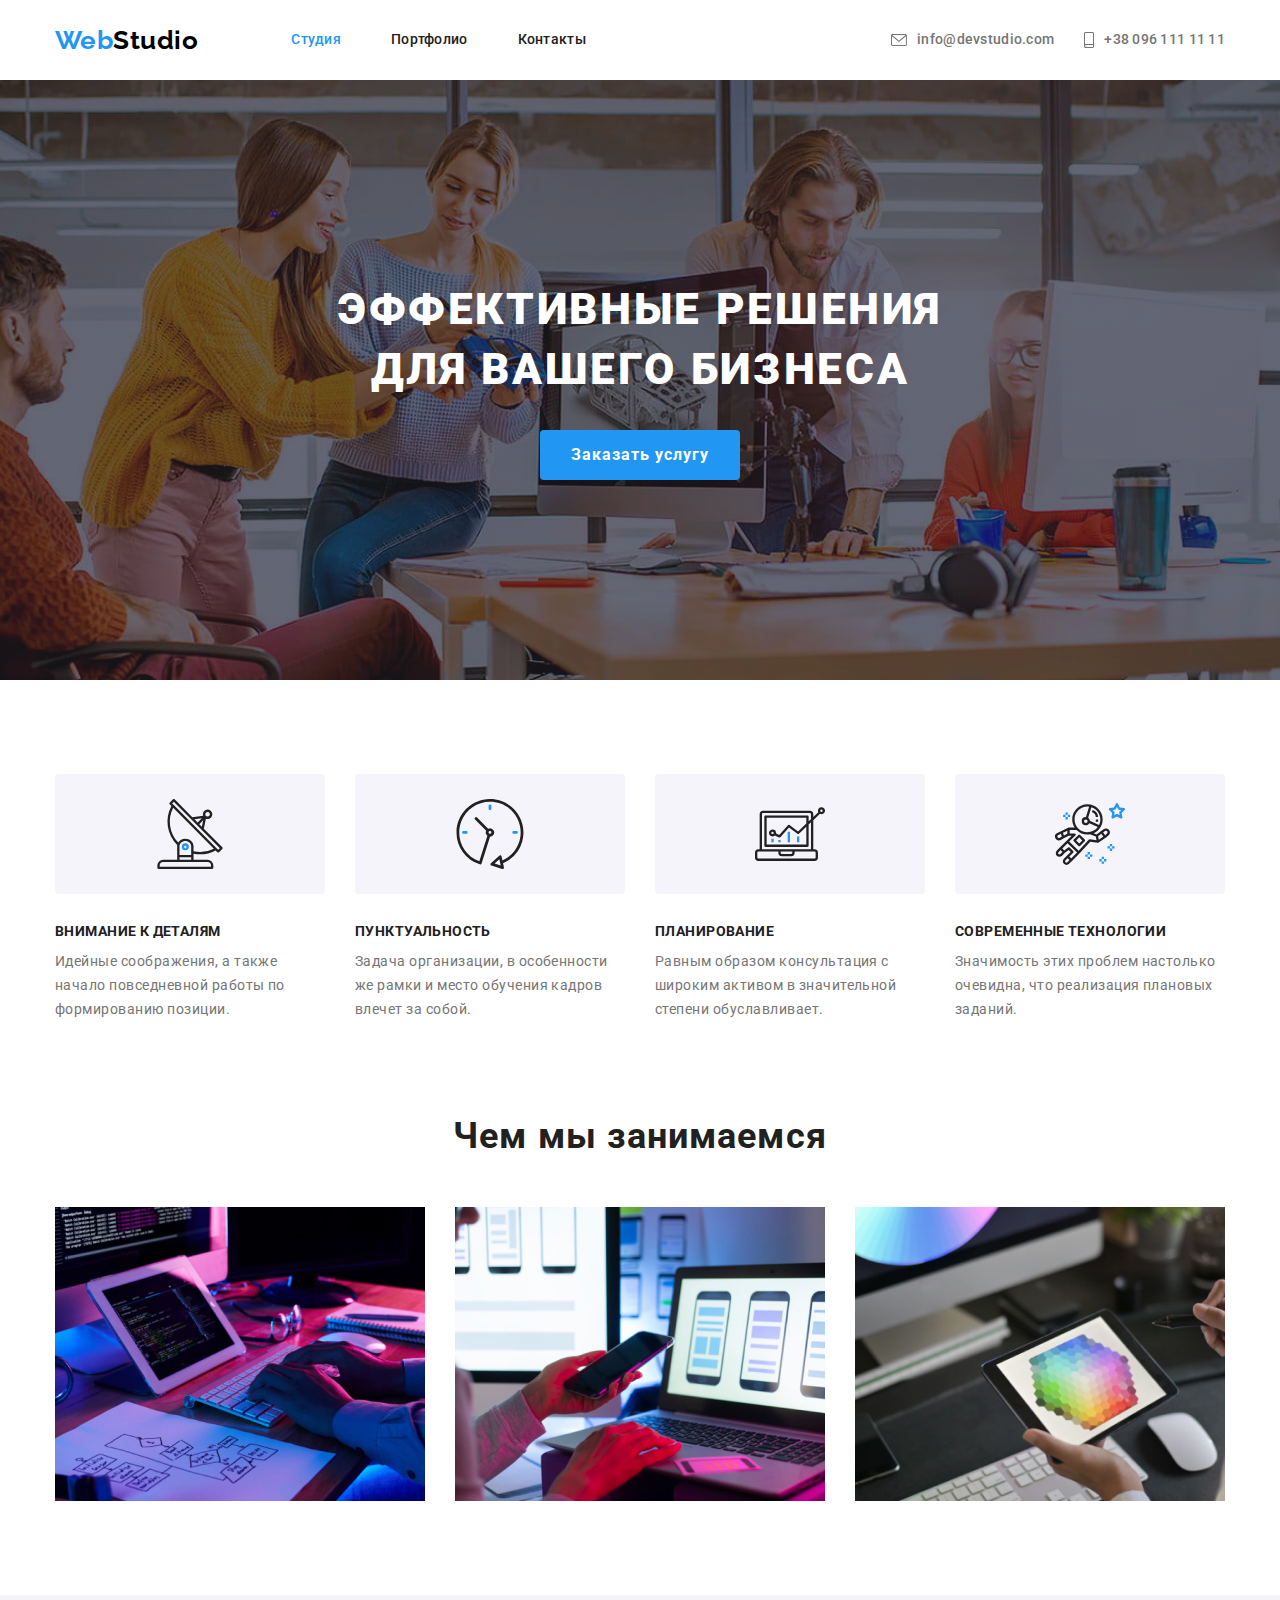
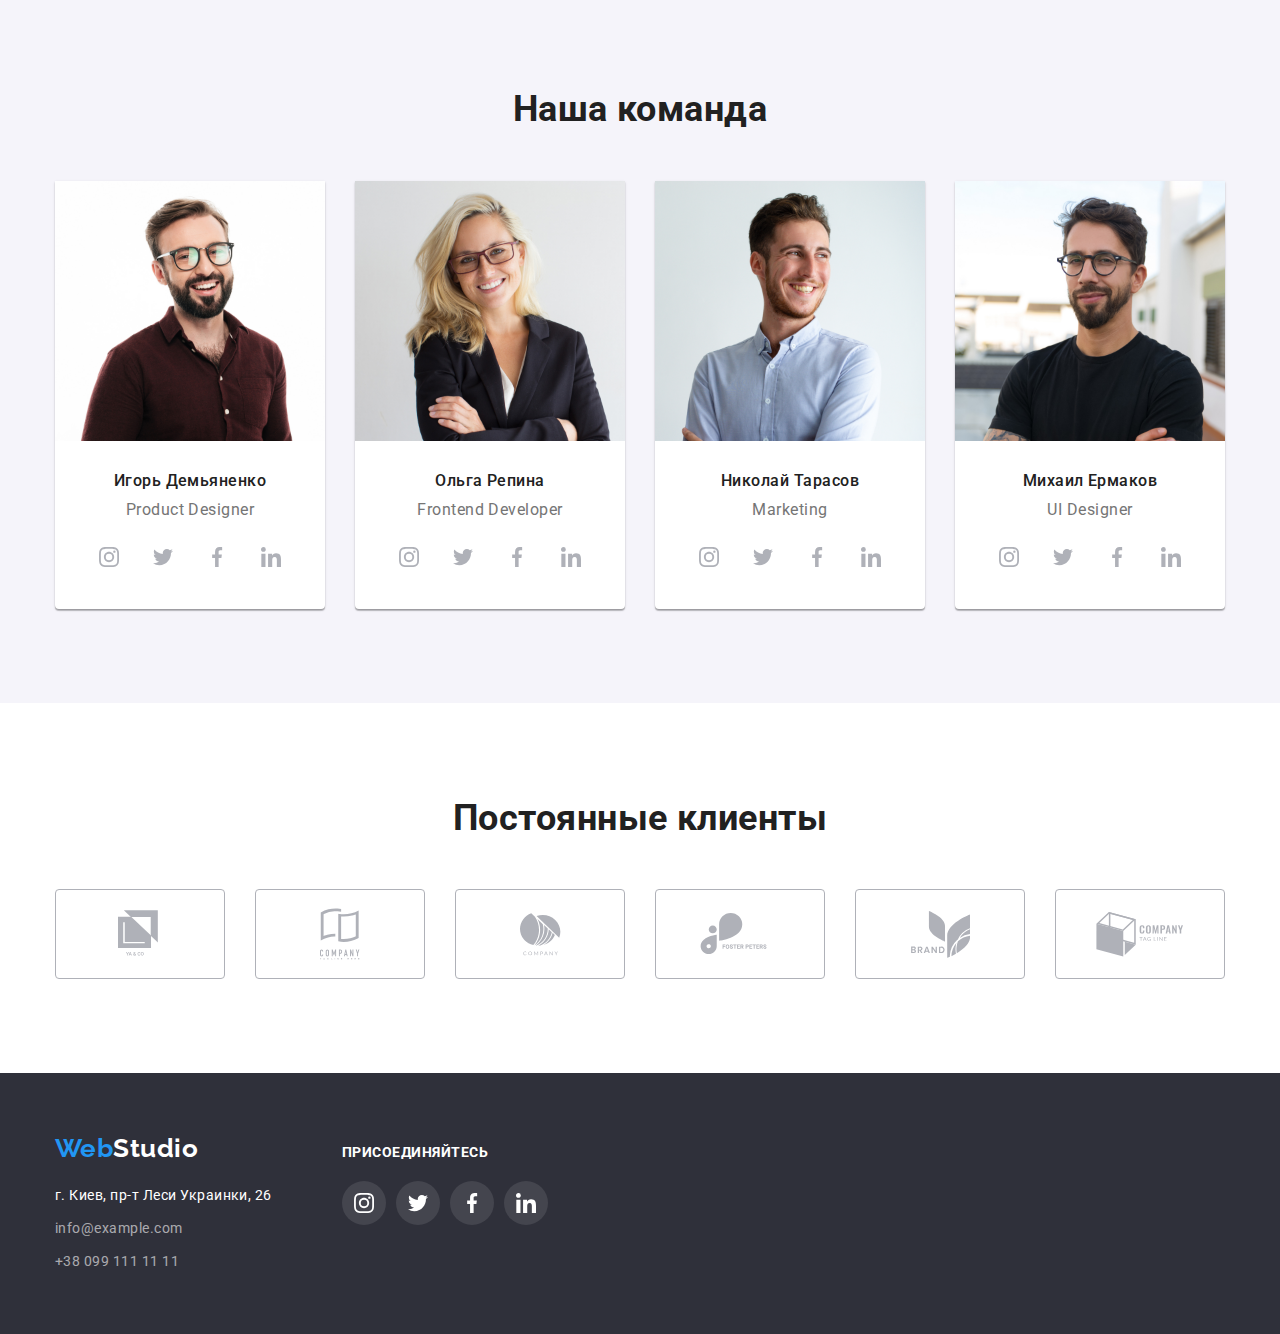
<file: index.html>
<!DOCTYPE html>
<html lang="ru">
  <head>
    <meta charset="UTF-8" />
    <meta name="viewport" content="width=device-width, initial-scale=1.0" />
    <title>WebStudio</title>
    <link rel="stylesheet" href="https://cdnjs.cloudflare.com/ajax/libs/modern-normalize/1.0.0/modern-normalize.min.css" />
    <link href="https://fonts.googleapis.com/css2?family=Raleway:wght@700&family=Roboto:wght@400;500;700;900&display=swap" rel="stylesheet" />
    <link rel="stylesheet" href="./css/main.css" />
  </head>
  <body>
    <header class="header">
      <div class="conteiner">
        <nav class="navigation">
          <a class="logo" href="./index.html"><span class="logohead">Web</span><span class="logolegs">Studio</span></a>
          <ul>
            <li class="site-nav">
              <a href="" class="view link">Студия</a>
            </li>
            <li class="site-nav">
              <a href="./portfolio.html" class="link">Портфолио</a>
            </li>
            <li class="site-nav">
              <a href="" class="link">Контакты</a>
            </li>
          </ul>
        </nav>
        <address class="address">
          <a class="item-header" href="mailto:info@devstudio.com">
            <svg width="16" height="12"><use href="./images/svg/symbol-defs.svg#envelope"></use></svg>info@devstudio.com
          </a>
          <a class="item-header" href="tel:+380961111111">
            <svg width="10" height="16"><use href="./images/svg/symbol-defs.svg#smartphone"></use></svg>+38 096 111 11 11
          </a>
        </address>
      </div>
    </header>
    <main>
      <!-- hero -->
      <section class="hero">
        <div class="conteiner">
          <h1 class="title-hero">
            Эффективные решения<br />
            для вашего бизнеса
          </h1>
          <button class="button" type="button" aria-label="Заказать услугу">Заказать услугу</button>
        </div>
      </section>
      <!-- advantages -->
      <section class="advantages">
        <div class="conteiner">
          <h2 hidden>Преимущества</h2>
          <ul class="advantages-list">
            <li class="item">
              <h3 class="title-advantages">Внимание к деталям</h3>
              <p class="text">Идейные соображения, а также начало повседневной работы по формированию позиции.</p>
            </li>
            <li class="item">
              <h3 class="title-advantages">Пунктуальность</h3>
              <p class="text">Задача организации, в особенности же рамки и место обучения кадров влечет за собой.</p>
            </li>
            <li class="item">
              <h3 class="title-advantages">Планирование</h3>
              <p class="text">Равным образом консультация с широким активом в значительной степени обуславливает.</p>
            </li>
            <li class="item">
              <h3 class="title-advantages">Современные технологии</h3>
              <p class="text">Значимость этих проблем настолько очевидна, что реализация плановых заданий.</p>
            </li>
          </ul>
        </div>
      </section>
      <!-- about -->
      <section class="about">
        <div class="conteiner">
          <h2 class="title">Чем мы занимаемся</h2>
          <ul>
            <li class="item">
              <img src="./images/about/box1.jpg" alt="фронт-энд разработка" width="370" height="294" />
            </li>
            <li class="item">
              <img src="./images/about/box2.jpg" alt="разработка мобильных приложений" width="370" height="294" />
            </li>
            <li class="item">
              <img src="./images/about/box3.jpg" alt="разработка игр" width="370" height="294" />
            </li>
          </ul>
        </div>
      </section>
      <!-- command -->
      <section class="command">
        <div class="conteiner">
          <h2 class="title">Наша команда</h2>
          <ul>
            <li class="foto">
              <img src="./images/command/igor_dem.jpg" alt="фотография дизайнера продукта" width="270" height="260" />
              <h3 class="name">Игорь Демьяненко</h3>
              <p class="profession" lang="en">Product Designer</p>
              <ul class="social">
                <li class="item">
                  <a class="icon-social" href="#">
                    <svg width="20" height="20">
                      <use href="./images/svg/symbol-defs.svg#instagram"></use>
                    </svg>
                  </a>
                </li>
                <li class="item">
                  <a class="icon-social" href="#">
                    <svg width="20" height="20">
                      <use href="./images/svg/symbol-defs.svg#twitter"></use>
                    </svg>
                  </a>
                </li>
                <li class="item">
                  <a class="icon-social" href="#">
                    <svg width="20" height="20">
                      <use href="./images/svg/symbol-defs.svg#facebook"></use>
                    </svg>
                  </a>
                </li>
                <li class="item">
                  <a class="icon-social" href="#">
                    <svg width="20" height="20">
                      <use href="./images/svg/symbol-defs.svg#linkedin"></use>
                    </svg>
                  </a>
                </li>
              </ul>
            </li>
            <li class="foto">
              <img src="./images/command/olga_rep.jpg" alt="фотография фронт-энд разработчика" width="270" height="260" />
              <h3 class="name">Ольга Репина</h3>
              <p class="profession" lang="en">Frontend Developer</p>
              <ul class="social">
                <li class="item">
                  <a class="icon-social" href="#">
                    <svg width="20" height="20">
                      <use href="./images/svg/symbol-defs.svg#instagram"></use>
                    </svg>
                  </a>
                </li>
                <li class="item">
                  <a class="icon-social" href="#">
                    <svg width="20" height="20">
                      <use href="./images/svg/symbol-defs.svg#twitter"></use>
                    </svg>
                  </a>
                </li>
                <li class="item">
                  <a class="icon-social" href="#">
                    <svg width="20" height="20">
                      <use href="./images/svg/symbol-defs.svg#facebook"></use>
                    </svg>
                  </a>
                </li>
                <li class="item">
                  <a class="icon-social" href="#">
                    <svg width="20" height="20">
                      <use href="./images/svg/symbol-defs.svg#linkedin"></use>
                    </svg>
                  </a>
                </li>
              </ul>
            </li>
            <li class="foto">
              <img src="./images/command/nikolai_ter.jpg" alt="фотография маркетолога" width="270" height="260" />
              <h3 class="name">Николай Тарасов</h3>
              <p class="profession" lang="en">Marketing</p>
              <ul class="social">
                <li class="item">
                  <a class="icon-social" href="#">
                    <svg width="20" height="20">
                      <use href="./images/svg/symbol-defs.svg#instagram"></use>
                    </svg>
                  </a>
                </li>
                <li class="item">
                  <a class="icon-social" href="#">
                    <svg width="20" height="20">
                      <use href="./images/svg/symbol-defs.svg#twitter"></use>
                    </svg>
                  </a>
                </li>
                <li class="item">
                  <a class="icon-social" href="#">
                    <svg width="20" height="20">
                      <use href="./images/svg/symbol-defs.svg#facebook"></use>
                    </svg>
                  </a>
                </li>
                <li class="item">
                  <a class="icon-social" href="#">
                    <svg width="20" height="20">
                      <use href="./images/svg/symbol-defs.svg#linkedin"></use>
                    </svg>
                  </a>
                </li>
              </ul>
            </li>
            <li class="foto">
              <img src="./images/command/mahail_erm.jpg" alt="фотография проектировщика" width="270" height="260" />
              <h3 class="name">Михаил Ермаков</h3>
              <p class="profession" lang="en">UI Designer</p>
              <ul class="social">
                <li class="item">
                  <a class="icon-social" href="#">
                    <svg width="20" height="20">
                      <use href="./images/svg/symbol-defs.svg#instagram"></use>
                    </svg>
                  </a>
                </li>
                <li class="item">
                  <a class="icon-social" href="#">
                    <svg width="20" height="20">
                      <use href="./images/svg/symbol-defs.svg#twitter"></use>
                    </svg>
                  </a>
                </li>
                <li class="item">
                  <a class="icon-social" href="#">
                    <svg width="20" height="20">
                      <use href="./images/svg/symbol-defs.svg#facebook"></use>
                    </svg>
                  </a>
                </li>
                <li class="item">
                  <a class="icon-social" href="#">
                    <svg width="20" height="20">
                      <use href="./images/svg/symbol-defs.svg#linkedin"></use>
                    </svg>
                  </a>
                </li>
              </ul>
            </li>
          </ul>
        </div>
      </section>
      <section class="clients">
        <div class="conteiner">
          <h2 class="title">Постоянные клиенты</h2>
          <ul>
            <li class="item">
              <a class="link-clients" href="#">
                <svg width="44" height="49">
                  <use href="./images/svg/symbol-defs.svg#logo1"></use>
                </svg>
              </a>
            </li>
            <li class="item">
              <a class="link-clients" href="#">
                <svg width="40" height="52">
                  <use href="./images/svg/symbol-defs.svg#logo2"></use>
                </svg>
              </a>
            </li>
            <li class="item">
              <a class="link-clients" href="#">
                <svg width="41" height="43">
                  <use href="./images/svg/symbol-defs.svg#logo3"></use>
                </svg>
              </a>
            </li>
            <li class="item">
              <a class="link-clients" href="#">
                <svg width="80" height="42">
                  <use href="./images/svg/symbol-defs.svg#logo4"></use>
                </svg>
              </a>
            </li>
            <li class="item">
              <a class="link-clients" href="#">
                <svg width="59" height="47">
                  <use href="./images/svg/symbol-defs.svg#logo5"></use>
                </svg>
              </a>
            </li>
            <li class="item">
              <a class="link-clients" href="#">
                <svg width="88" height="45">
                  <use href="./images/svg/symbol-defs.svg#logo6"></use>
                </svg>
              </a>
            </li>
          </ul>
        </div>
      </section>
    </main>
    <footer class="footer">
      <div class="conteiner">
        <div class="nav-footer">
          <a class="logo" href="./index.html"><span class="logohead">Web</span><span class="logolegs">Studio</span></a>
          <address>
            <ul class="footer-address">
              <li>
                <a class="geo link-footer" href="https://goo.gl/maps/Fe4PKMYuGCPEi5KR7" target="_blank">г. Киев, пр-т Леси Украинки, 26</a>
              </li>
              <li>
                <a class="link-footer" href="mailto:info@example.com">info@example.com</a>
              </li>
              <li>
                <a class="link-footer" href="tel:+380991111111">+38 099 111 11 11</a>
              </li>
            </ul>
          </address>
        </div>
        <div class="social-footer">
          <h3 class="title">присоединяйтесь</h3>
          <ul class="social">
            <li class="item">
              <a class="icon-social" href="#">
                <svg width="20" height="20">
                  <use href="./images/svg/symbol-defs.svg#instagram"></use>
                </svg>
              </a>
            </li>
            <li class="item">
              <a class="icon-social" href="#">
                <svg width="20" height="20">
                  <use href="./images/svg/symbol-defs.svg#twitter"></use>
                </svg>
              </a>
            </li>
            <li class="item">
              <a class="icon-social" href="#">
                <svg width="20" height="20">
                  <use href="./images/svg/symbol-defs.svg#facebook"></use>
                </svg>
              </a>
            </li>
            <li class="item">
              <a class="icon-social" href="#">
                <svg width="20" height="20">
                  <use href="./images/svg/symbol-defs.svg#linkedin"></use>
                </svg>
              </a>
            </li>
          </ul>
        </div>
      </div>
    </footer>
  </body>
</html>
</file>
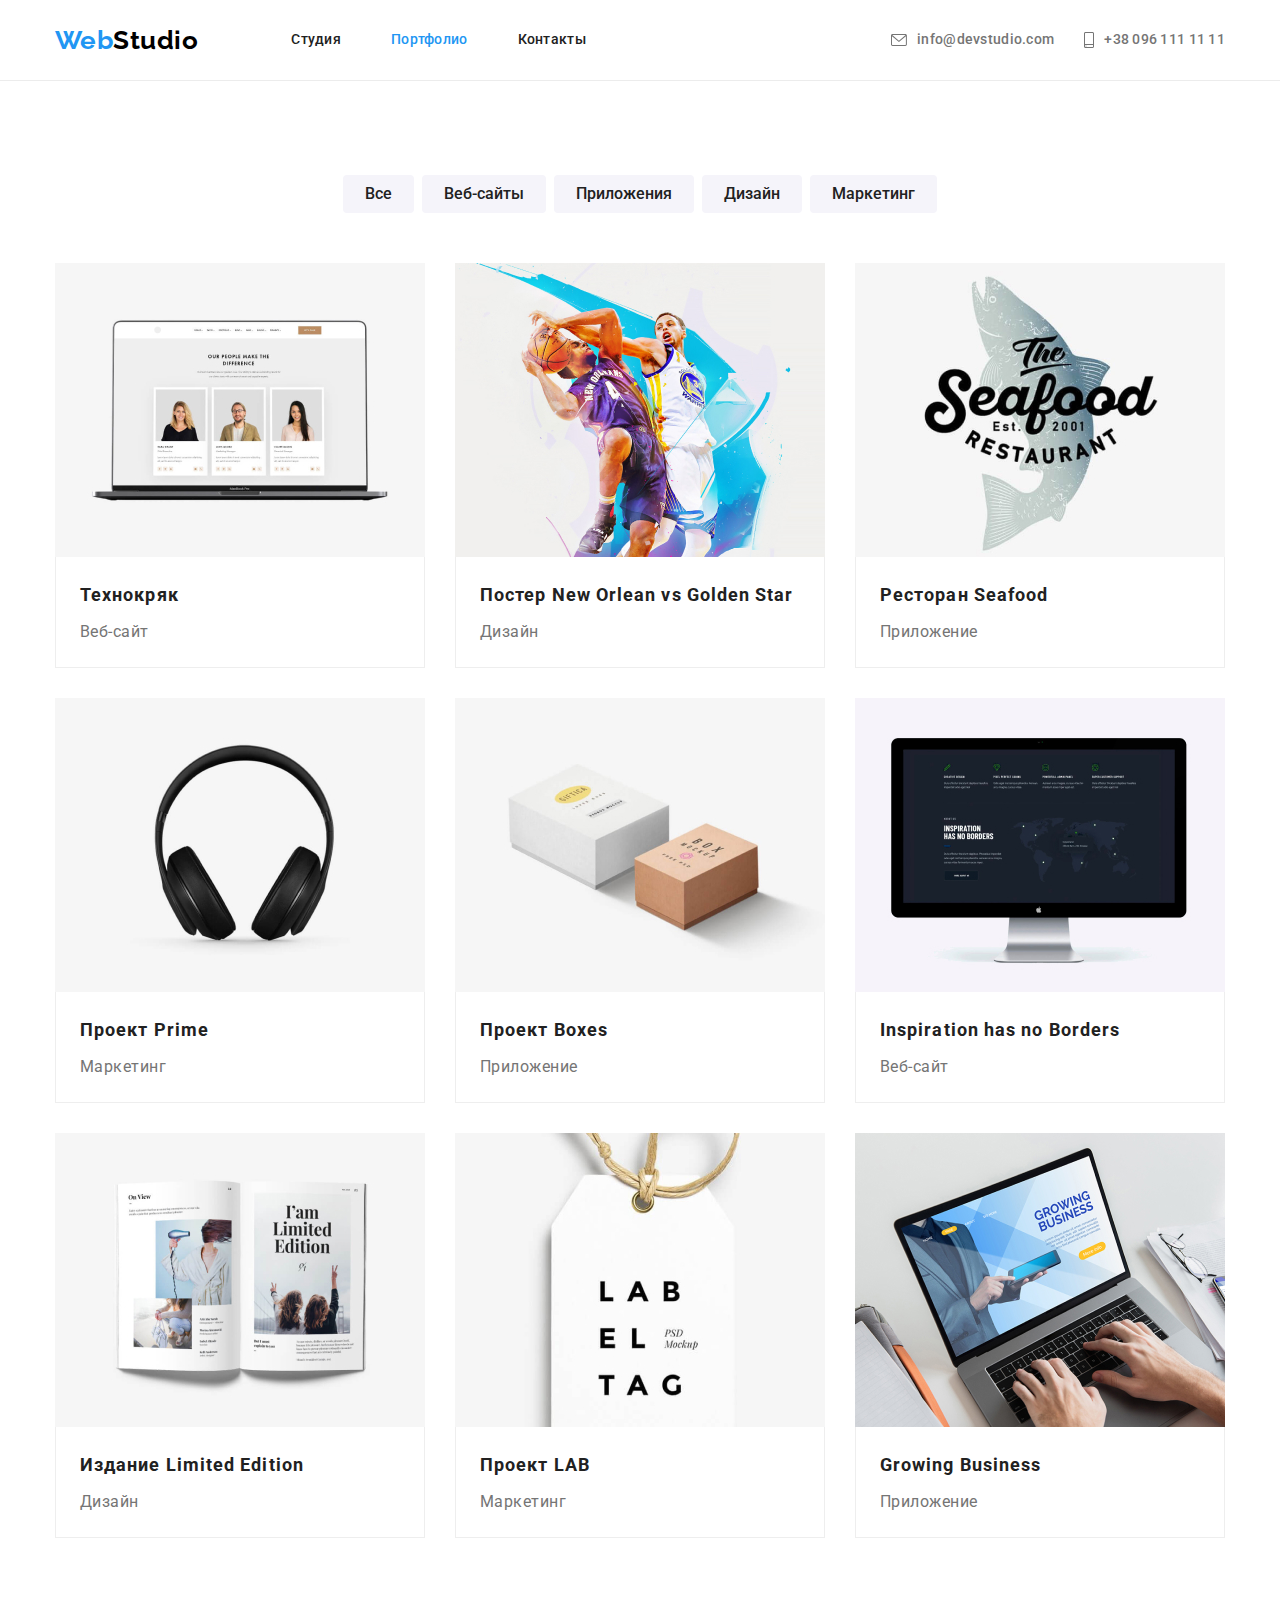
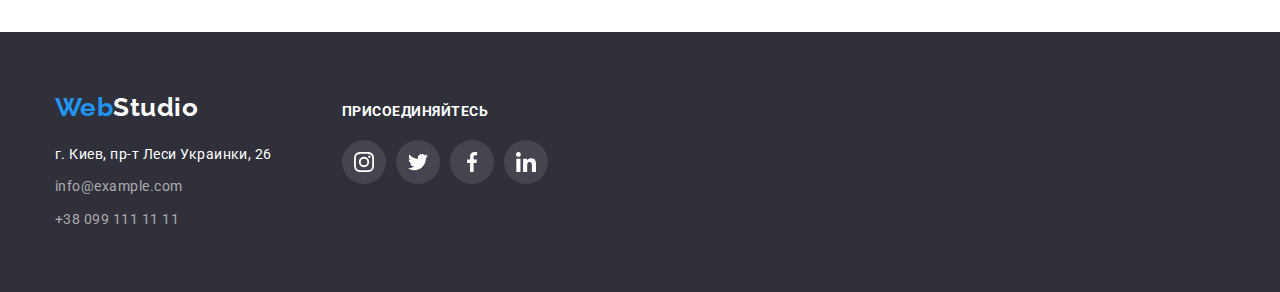
<file: portfolio.html>
<!DOCTYPE html>
<html lang="ru">
  <head>
    <meta charset="UTF-8" />
    <meta name="viewport" content="width=device-width, initial-scale=1.0" />
    <title>WebStudio</title>
    <link rel="stylesheet" href="https://cdnjs.cloudflare.com/ajax/libs/modern-normalize/1.0.0/modern-normalize.min.css" />
    <link href="https://fonts.googleapis.com/css2?family=Raleway:wght@700&family=Roboto:wght@400;500;700;900&display=swap" rel="stylesheet" />
    <link rel="stylesheet" href="./css/portfolio.css" />
  </head>
  <body>
    <header class="header">
      <div class="conteiner">
        <nav class="navigation">
          <a class="logo" href="./index.html"><span class="logohead">Web</span><span class="logolegs">Studio</span></a>
          <ul>
            <li class="site-nav">
              <a href="./index.html" class="link">Студия</a>
            </li>
            <li class="site-nav">
              <a href="./portfolio.html" class="view link">Портфолио</a>
            </li>
            <li class="site-nav">
              <a href="" class="link">Контакты</a>
            </li>
          </ul>
        </nav>
        <address class="address">
          <a class="item-header" href="mailto:info@devstudio.com">
            <svg width="16" height="12"><use href="./images/svg/symbol-defs.svg#envelope"></use></svg>info@devstudio.com
          </a>
          <a class="item-header" href="tel:+380961111111">
            <svg width="10" height="16"><use href="./images/svg/symbol-defs.svg#smartphone"></use></svg>+38 096 111 11 11
          </a>
        </address>
      </div>
    </header>
    <main>
      <!-- project-->
      <section class="project">
        <div class="conteiner">
          <h1 hidden>Навигация проекты</h1>
          <ul class="nav-project">
            <li class="filtr">
              <button type="button" class="button">Все</button>
            </li>
            <li class="filtr">
              <button type="button" class="button">Веб-сайты</button>
            </li>
            <li class="filtr">
              <button type="button" class="button">Приложения</button>
            </li>
            <li class="filtr">
              <button type="button" class="button">Дизайн</button>
            </li>
            <li class="filtr">
              <button type="button" class="button">Маркетинг</button>
            </li>
          </ul>
          <ul class="project">
              <li class="list-project">            
                <a class="card" href="#">
                  <img src="./images/project/tehnoctack.jpg" alt="веб-страница технокряк" width="370" height="294" />
                  <div class="border">
                    <h2 class="title">Технокряк</h1>
                    <p class="item">Веб-сайт</p>
                </div>
              </a>      
              </li>
              <li class="list-project">
                <a class="card" href="#">
                  <img src="./images/project/poster.jpg" alt="рисунок противостояния Нового Орлеана и Голден Стар" width="370" height="294" />
                  <div class="border">
                    <h2 class="title">Постер New Orlean vs Golden Star</h1>
                    <p class="item">Дизайн</p>
                  </div>
                </a>
              </li>
              <li class="list-project">
                <a class="card" href="#">
                  <img src="./images/project/seafood.jpg" alt="логотип ресторана Seafood" width="370" height="294" />
                  <div class="border">
                    <h2 class="title">Ресторан Seafood</h1>
                    <p class="item">Приложение</p>
                  </div>
                </a>  
              </li>
              
              <li class="list-project">
                <a class="card" href="#">
                  <img src="./images/project/prime.jpg" alt="наушники" width="370" height="294" />
                  <div class="border">
                    <h2 class="title">Проект Prime</h1>
                    <p class="item">Маркетинг</p>
                  </div>  
                </a>     
              </li> 
              <li class="list-project">
                <a class="card" href="#">       
                  <img src="./images/project/boxes.jpg" alt="коробки" width="370" height="294" />
                  <div class="border">
                    <h2 class="title">Проект Boxes</h1>
                    <p class="item">Приложение</p>
                  </div>
                </a>      
              </li>
              <li class="list-project">
                <a class="card" href="#">
                  <img src="./images/project/inspiration.jpg" alt="веб-страница inspiration has no borders" width="370" height="294" />
                  <div class="border">
                    <h2 class="title">Inspiration has no Borders</h1>
                    <p class="item">Веб-сайт</p>
                  </div>
                </a>                 
              </li>
              <li class="list-project">
                <a class="card" href="#">
                  <img src="./images/project/limited-edition.jpg" alt="розворот журнала от издания limited edition" width="370" height="294" />
                  <div class="border">
                    <h2 class="title">Издание Limited Edition</h1>
                    <p class="item">Дизайн</p>
                  </div>
                </a>           
              </li>
              <li class="list-project">
                <a class="card" href="#">
                  <img src="./images/project/lab.jpg" alt="логотип lab" width="370" height="294" />
                  <div class="border">
                    <h2 class="title">Проект LAB</h1>
                    <p class="item">Маркетинг</p>
                  </div>
                </a>  
              </li>
            
              <li class="list-project">
                <a class="card" href="#">
                  <img src="./images/project/growing-business.jpg" alt="веб-страница growing business" width="370" height="294" />
                  <div class="border">
                    <h2 class="title">Growing Business</h1>
                    <p class="item">Приложение</p>
                  </div>
                </a>        
              </li>
            </ul>
          </div>
      </section>
    </main>
    <footer class="footer">
      <div class="conteiner">
        <div class="nav-footer">
          <a class="logo" href="./index.html"><span class="logohead">Web</span><span class="logolegs">Studio</span></a>
          <address>
            <ul class="footer-address">
              <li>
                <a class="geo link-footer" href="https://goo.gl/maps/Fe4PKMYuGCPEi5KR7" target="_blank">г. Киев, пр-т Леси Украинки, 26</a>
              </li>
              <li>
                <a class="link-footer" href="mailto:info@example.com">info@example.com</a>
              </li>
              <li>
                <a class="link-footer" href="tel:+380991111111">+38 099 111 11 11</a>
              </li>
            </ul>
          </address>
        </div>
        <div class="social-footer">
          <h3 class="title">присоединяйтесь</h3>
          <ul class="social">
            <li class="item">
              <a class="icon-social" href="#">
                <svg width="20" height="20">
                  <use href="./images/svg/symbol-defs.svg#instagram"></use>
                </svg>
              </a>
            </li>
            <li class="item">
              <a class="icon-social" href="#">
                <svg width="20" height="20">
                  <use href="./images/svg/symbol-defs.svg#twitter"></use>
                </svg>
              </a>
            </li>
            <li class="item">
              <a class="icon-social" href="#">
                <svg width="20" height="20">
                  <use href="./images/svg/symbol-defs.svg#facebook"></use>
                </svg>
              </a>
            </li>
            <li class="item">
              <a class="icon-social" href="#">
                <svg width="20" height="20">
                  <use href="./images/svg/symbol-defs.svg#linkedin"></use>
                </svg>
              </a>
            </li>
          </ul>
        </div>
      </div>
    </footer>
  </body>
</html>
</file>
<file: css/main.css>
/* основной цвет текста color: #757575 */
/* вторичный цвет текста color: #212121 */
/* основной фон color: #ffffff; */
/* вторичный фон color: #2F303A */
/* вспомогательный фон color: #F5F4FA */
/* цвет логотипа color: #2196F3; */
/* вторичный цвет логотипа color: #000000 */

:root {
  --primary-text-color: #757575;
  --title-text-color: #212121;
  --primary-fon-color: #ffffff;
  --secondary-fon-color: #2f303a;
  --supporting-fon-color: #f5f4fa;
  --primary-logo-color: #2196f3;
  --secondary--logo-colr: #000000;
}

*,
::before,
::after {
  margin: 0;
  padding: 0;
}

body {
  background-color: var(--primary-fon-color);
  color: var(--primary-text-color);

  font-family: roboto, sans-serif;
  letter-spacing: 0.03em;
}

li {
  list-style-type: none;
}

a {
  text-decoration: none;
}

h1,
h2,
h3,
h4,
h5,
h6 {
  color: var(--title-text-color);
}

img {
  display: block;
}

ul {
  display: flex;
}

.conteiner {
  display: flex;
  align-items: center;
  /* background-color: teal; */
  width: 1200px;
  padding-left: 15px;
  padding-right: 15px;
  margin-left: auto;
  margin-right: auto;
}

/* header */

/* logo  */

.header .logo {
  margin-right: 93px;
}

.logohead {
  color: var(--primary-logo-color);

  font-family: raleway, sans-serif;
  font-weight: 700;
  font-size: 26px;
  line-height: 1.19;
}

.logolegs {
  color: var(--secondary--logo-colr);

  font-family: raleway, sans-serif;
  font-weight: 700;
  font-size: 26px;
  line-height: 1.19;
}

/* site-nav */

.navigation {
  display: flex;
  align-items: center;
}

.site-nav .link {
  display: flex;
  padding-top: 32px;
  padding-bottom: 32px;
  color: var(--title-text-color);

  font-weight: 500;
  font-size: 14px;
  line-height: 1.14;
  letter-spacing: 0.02em;
}

.site-nav:not(:last-child) {
  margin-right: 50px;
}

.navigation .view {
  color: var(--primary-logo-color);

  font-weight: 500;
  font-size: 14px;
  line-height: 1.14;
  letter-spacing: 0.02em;
}

.site-nav .link:hover,
.site-nav .link:focus {
  color: var(--primary-logo-color);
}

/* header-address */

.address {
  display: flex;
  align-items: center;

  margin-left: auto;
  /* background-color: yellow; */
}

.address .item-header {
  display: flex;
  align-items: center;
  color: var(--primary-text-color);

  font-style: normal;
  font-weight: 500;
  font-size: 14px;
  line-height: 1.14;
  letter-spacing: 0.02em;
}

.address .item-header:not(:last-child) {
  margin-right: 30px;
}

.address svg {
  fill: var(--primary-text-color);

  margin-right: 10px;
}

.address .item-header:hover,
.address .item-header:focus {
  color: var(--primary-logo-color);
}
.item-header:hover svg,
.item-header:focus svg {
  fill: var(--primary-logo-color);
}

/* hero */

.hero {
  background-image: linear-gradient(rgba(47, 48, 58, 0.4), rgba(47, 48, 58, 0.4)), url(../images/hero/hero.jpg);
  background-repeat: no-repeat;
  background-position: center;
  height: 600px;
}
.hero > .conteiner {
  flex-direction: column;
  padding-top: 200px;
  padding-bottom: 200px;
}

.conteiner .title-hero {
  margin-bottom: 30px;

  color: var(--primary-fon-color);

  font-weight: 900;
  font-size: 44px;
  line-height: 1.36;
  text-align: center;
  text-transform: uppercase;
  letter-spacing: 0.06em;
}

.conteiner > .button {
  min-width: 200px;
  height: 50px;
  border: 0;
  border-radius: 4px;

  background-color: var(--primary-logo-color);
  color: var(--primary-fon-color);

  font-weight: 700;
  font-size: 16px;
  line-height: 1.87;
  letter-spacing: 0.06em;
}

/* advantages */

.advantages > .conteiner {
  /* background-color: #000000; */
  padding-top: 94px;
  padding-bottom: 94px;
}

.advantages-list > li:not(:last-child) {
  margin-right: 30px;
}
.advantages-list .title-advantages {
  margin-bottom: 10px;
  font-weight: 700;
  font-size: 14px;
  line-height: 1.14;
  text-transform: uppercase;
  letter-spacing: 0.03em;
}

.advantages-list .text {
  font-weight: 400;
  font-size: 14px;
  line-height: 1.71;
}
.advantages-list .item::before {
  content: "";
  display: flex;
  background-color: var(--supporting-fon-color);
  width: 270px;
  height: 120px;
  border-radius: 4px;
  margin-bottom: 30px;
}

.advantages-list .item:nth-child(1)::before {
  content: "";
  display: flex;
  background-image: url(../images/svg/antenna.svg);
  background-repeat: no-repeat;
  background-position: center;
  background-size: 70px;
}

.advantages-list .item:nth-child(2)::before {
  content: "";
  display: flex;
  background-image: url(../images/svg/clock.svg);
  background-repeat: no-repeat;
  background-position: center;
  background-size: 70px;
}

.advantages-list .item:nth-child(3)::before {
  content: "";
  display: flex;
  background-image: url(../images/svg/diagram.svg);
  background-repeat: no-repeat;
  background-position: center;
  background-size: 70px;
}

.advantages-list .item:nth-child(4)::before {
  content: "";
  display: flex;
  background-image: url(../images/svg/astronaut.svg);
  background-repeat: no-repeat;
  background-position: center;
  background-size: 70px;
}
/* about */

/* .about {
  background-color: teal;
} */

.about > .conteiner {
  flex-direction: column;
  padding-bottom: 94px;
}

.about .title {
  margin-bottom: 50px;

  font-weight: 700;
  font-size: 36px;
  line-height: 1.16;
  letter-spacing: 0.03em;
  text-align: center;
}

.about .item:not(:last-child) {
  margin-right: 30px;
}

/* .command */

.command {
  background-color: var(--supporting-fon-color);
}

.command > .conteiner {
  flex-direction: column;
  padding-top: 94px;
  padding-bottom: 94px;
}

.command .title {
  margin-bottom: 50px;

  font-weight: 700;
  font-size: 36px;
  line-height: 1.16;
  text-align: center;
}
.foto > img {
  margin-bottom: 30px;
}
.foto > .name {
  margin-bottom: 10px;
}

.conteiner .foto {
  padding-bottom: 30px;
  border-radius: 0px 0px 4px 4px;
  box-shadow: 0px 1px 3px rgba(0, 0, 0, 0.12), 0px 1px 1px rgba(0, 0, 0, 0.14), 0px 2px 1px rgba(0, 0, 0, 0.2);

  background-color: var(--primary-fon-color);
  /* background-color: yellow; */

  height: 428px;
  width: 270px;
}
.conteiner .foto:not(:last-child) {
  margin-right: 30px;
}

.name {
  text-align: center;
  font-weight: 500;
  font-size: 16px;
  line-height: 1.19;
}

.profession {
  margin-bottom: 16px;
  text-align: center;
  font-weight: 400;
  font-size: 16px;
  line-height: 1.19;
}

.command .social {
  padding: 0 32px;
}

.command .icon-social {
  display: flex;
  align-items: center;
  justify-content: center;
  width: 44px;
  height: 44px;
  border-radius: 50%;
  /* background-color: cyan; */
}

.icon-social svg {
  fill: #afb1b8;
}

.command .item:not(:last-child) {
  margin-right: 10px;
}

.command .icon-social:hover,
.command .icon-social:focus {
  background-color: var(--primary-logo-color);
}

.icon-social:hover svg,
.icon-social:focus svg {
  fill: var(--primary-fon-color);
}

/* clients */
.clients .conteiner {
  display: block;
  padding-top: 94px;
  padding-bottom: 94px;
}

.clients .title {
  margin-bottom: 50px;
  text-align: center;
  font-style: normal;
  font-weight: 700;
  font-size: 36px;
  line-height: 1.17;
}

.clients .link-clients {
  display: flex;
  align-items: center;
  justify-content: center;
  fill: #afb1b8;
  width: 170px;
  height: 90px;
  border: 1px solid #afb1b8;
  border-radius: 4px;
}

.clients .item:not(:last-child) {
  margin-right: 30px;
}

.clients .link-clients:hover,
.clients .link-clients:focus {
  border: 1px solid var(--primary-logo-color);
  border-radius: 4px;
}

.link-clients:hover svg,
.link-clients:focus svg {
  fill: var(--primary-logo-color);
}

/* footer */

.footer {
  background-color: var(--secondary-fon-color);
}

.footer > .conteiner {
  align-items: flex-start;
  padding-top: 60px;
  padding-bottom: 60px;
}

.footer .nav-footer {
  margin-right: 70px;
}

.footer .social-footer {
  padding-top: 12px;
}

/* logo  */

.footer .logolegs {
  color: var(--primary-fon-color);
}

.footer .logo {
  display: flex;
  margin-bottom: 20px;
}

/* address  */

.footer .footer-address {
  flex-direction: column;
}

.footer-address > li:not(:last-child) {
  margin-bottom: 9px;
}

.footer-address .geo {
  color: var(--primary-fon-color);

  font-style: normal;
  font-weight: 400;
  font-size: 14px;
  line-height: 1.71;
}

.link-footer {
  color: rgba(255, 255, 255, 0.6);

  font-style: normal;
  font-weight: 400;
  font-size: 14px;
  line-height: 1.71;
}

.footer .title {
  color: var(--primary-fon-color);

  font-style: normal;
  text-transform: uppercase;
  font-weight: 700;
  font-size: 14px;
  line-height: 1.14;
}

.footer .title {
  margin-bottom: 20px;
}

.footer .icon-social {
  display: flex;
  align-items: center;
  justify-content: center;
  height: 44px;
  width: 44px;
  background-color: rgba(255, 255, 255, 0.1);
  border-radius: 50%;
}

.footer .item:not(:last-child) {
  margin-right: 10px;
}
.footer .icon-social svg {
  fill: var(--primary-fon-color);
}
.footer .icon-social:hover,
.footer .icon-social:focus {
  background-color: var(--primary-logo-color);
}
</file>
<file: css/portfolio.css>
/* основной цвет текста color: #757575 */
/* вторичный цвет текста color: #212121 */
/* основной фон color: #ffffff; */
/* вторичный фон color: #2F303A */
/* вспомогательный фон color: #F5F4FA */
/* цвет логотипа color: #2196F3; */
/* вторичный цвет логотипа color: #000000 */

:root {
  --primary-text-color: #757575;
  --title-text-color: #212121;
  --primary-fon-color: #ffffff;
  --secondary-fon-color: #2f303a;
  --supporting-fon-color: #f5f4fa;
  --primary-logo-color: #2196f3;
  --secondary--logo-colr: #000000;
}

*,
::before,
::after {
  margin: 0;
  padding: 0;
}

body {
  background-color: var(--primary-fon-color);
  color: var(--primary-text-color);

  font-family: roboto, sans-serif;
  letter-spacing: 0.03em;
}

li {
  list-style-type: none;
}

a {
  text-decoration: none;
}

h1,
h2,
h3,
h4,
h5,
h6 {
  color: var(--title-text-color);
}

img {
  display: block;
}

ul {
  display: flex;
}

.conteiner {
  display: flex;
  align-items: center;
  /* background-color: teal; */
  width: 1200px;
  padding-left: 15px;
  padding-right: 15px;
  margin-left: auto;
  margin-right: auto;
}

/* header */

.header {
  border-bottom: 1px solid #ececec;
}

/* logo  */

.header .logo {
  margin-right: 93px;
}

.logohead {
  color: var(--primary-logo-color);

  font-family: raleway, sans-serif;
  font-weight: 700;
  font-size: 26px;
  line-height: 1.19;
}

.logolegs {
  color: var(--secondary--logo-colr);

  font-family: raleway, sans-serif;
  font-weight: 700;
  font-size: 26px;
  line-height: 1.19;
}

/* site-nav */

.navigation {
  display: flex;
  align-items: center;
}

.site-nav .link {
  display: flex;
  padding-top: 32px;
  padding-bottom: 32px;
  color: var(--title-text-color);

  font-weight: 500;
  font-size: 14px;
  line-height: 1.14;
  letter-spacing: 0.02em;
}

.site-nav:not(:last-child) {
  margin-right: 50px;
}

.navigation .view {
  color: var(--primary-logo-color);

  font-weight: 500;
  font-size: 14px;
  line-height: 1.14;
  letter-spacing: 0.02em;
}

.site-nav .link:hover,
.site-nav .link:focus {
  color: var(--primary-logo-color);
}

/* header-address */

.address {
  display: flex;
  align-items: center;

  margin-left: auto;
  /* background-color: yellow; */
}

.address .item-header {
  display: flex;
  align-items: center;
  color: var(--primary-text-color);

  font-style: normal;
  font-weight: 500;
  font-size: 14px;
  line-height: 1.14;
  letter-spacing: 0.02em;
}

.address .item-header:not(:last-child) {
  margin-right: 30px;
}

.address svg {
  fill: var(--primary-text-color);

  margin-right: 10px;
}

.address .item-header:hover,
.address .item-header:focus {
  color: var(--primary-logo-color);
}
.item-header:hover svg,
.item-header:focus svg {
  fill: var(--primary-logo-color);
}

/* main */

.project .title {
  letter-spacing: 0.06em;
}

/*  nav-project */

/* .project {
  background-color: teal;
} */

.project > .conteiner {
  flex-direction: column;
  padding-top: 94px;
  padding-bottom: 94px;
}

.nav-project {
  margin-bottom: 50px;
}

.nav-project > .filtr:not(:last-child) {
  margin-right: 8px;
}

.nav-project .button {
  border: 0;
  border-radius: 4px;
  padding: 6px 22px;

  background-color: var(--supporting-fon-color);
  color: var(--title-text-color);

  font-weight: 500;
  font-size: 16px;
  line-height: 1.62;
}

.item {
  color: var(--primary-text-color);
}

/* project */

.project {
  flex-wrap: wrap;
}

.project .button:hover,
.project .button:focus {
  background-color: var(--primary-logo-color);
  color: var(--primary-fon-color);

  box-shadow: 0px 3px 1px rgba(0, 0, 0, 0.1), 0px 1px 2px rgba(0, 0, 0, 0.08), 0px 2px 2px rgba(0, 0, 0, 0.12);
  border-radius: 4px;
}

.project .card {
  display: block;
}

.project .card:hover,
.project .card:focus {
  box-shadow: 0px 1px 1px rgba(0, 0, 0, 0.12), 0px 4px 4px rgba(0, 0, 0, 0.06), 1px 4px 6px rgba(0, 0, 0, 0.16);
}

.project > .list-project:not(:nth-child(3n + 3)) {
  margin-right: 30px;
}

.project > .list-project:not(:nth-last-child(-n + 3)) {
  margin-bottom: 30px;
}
.border {
  padding: 20px 24px;
  border: 1px solid rgba(238, 238, 238, 1);
  border-top: none;
}
.project .title {
  font-weight: 700;
  font-size: 18px;
  line-height: 2;
  letter-spacing: 0.06em;
}
.project .item {
  margin-top: 4px;
  font-weight: 400;
  font-size: 16px;
  line-height: 1.87;
}

/* footer */

.footer {
  background-color: var(--secondary-fon-color);
}

.footer > .conteiner {
  align-items: flex-start;
  padding-top: 60px;
  padding-bottom: 60px;
}

.footer .nav-footer {
  margin-right: 70px;
}

.footer .social-footer {
  padding-top: 12px;
}

/* logo  */

.footer .logolegs {
  color: var(--primary-fon-color);
}

.footer .logo {
  display: flex;
  margin-bottom: 20px;
}

/* address  */

.footer .footer-address {
  flex-direction: column;
}

.footer-address > li:not(:last-child) {
  margin-bottom: 9px;
}

.footer-address .geo {
  color: var(--primary-fon-color);

  font-style: normal;
  font-weight: 400;
  font-size: 14px;
  line-height: 1.71;
}

.link-footer {
  color: rgba(255, 255, 255, 0.6);

  font-style: normal;
  font-weight: 400;
  font-size: 14px;
  line-height: 1.71;
}

.footer .title {
  color: var(--primary-fon-color);

  font-style: normal;
  text-transform: uppercase;
  font-weight: 700;
  font-size: 14px;
  line-height: 1.14;
}

.footer .title {
  margin-bottom: 20px;
}

.footer .icon-social {
  display: flex;
  align-items: center;
  justify-content: center;
  height: 44px;
  width: 44px;
  background-color: rgba(255, 255, 255, 0.1);
  border-radius: 50%;
}

.footer .item:not(:last-child) {
  margin-right: 10px;
}
.footer .icon-social svg {
  fill: var(--primary-fon-color);
}
.footer .icon-social:hover,
.footer .icon-social:focus {
  background-color: var(--primary-logo-color);
}
</file>
